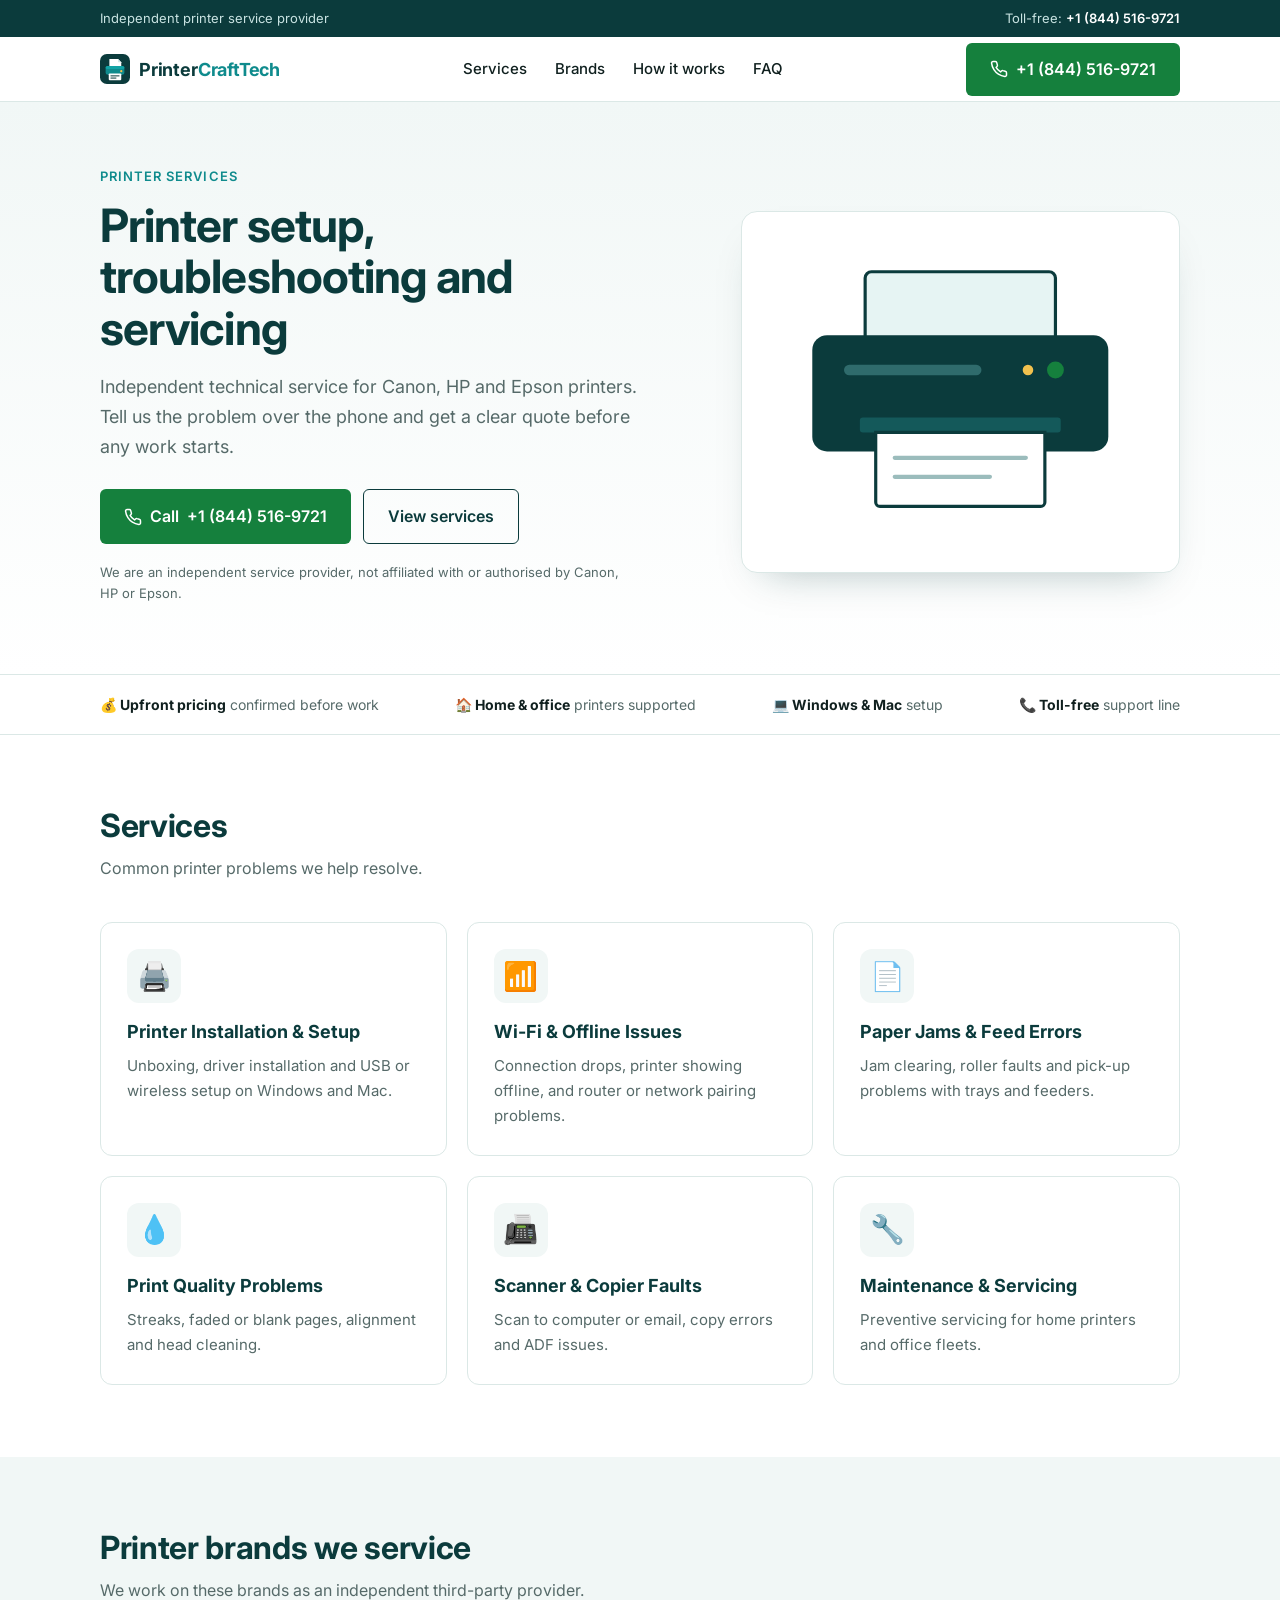
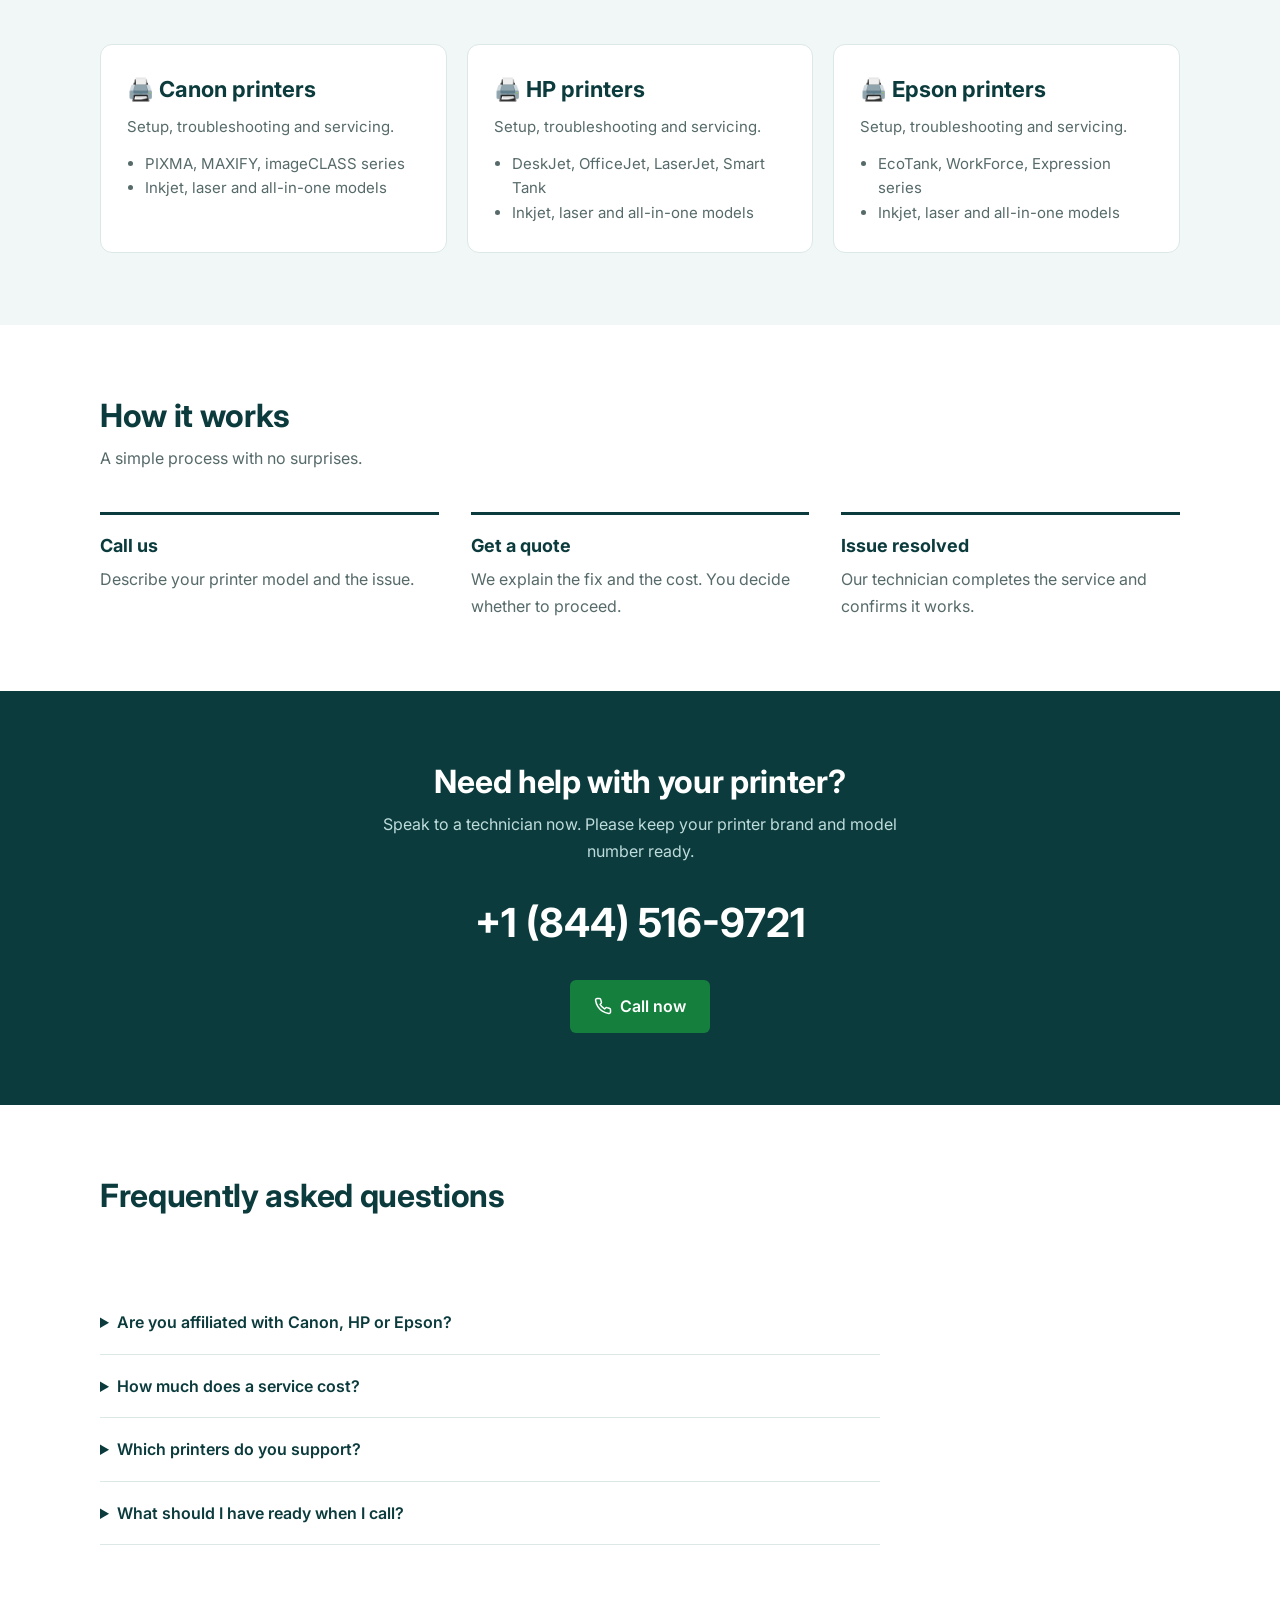
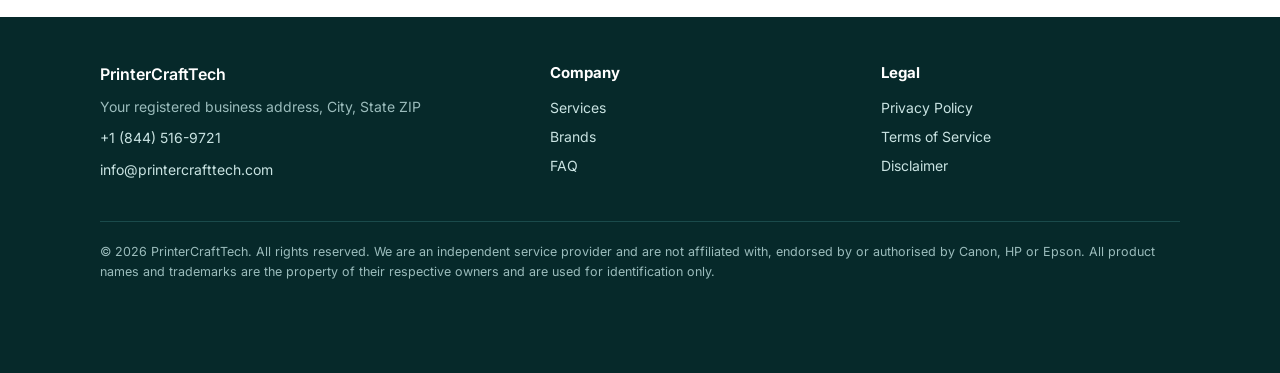
<file: index.html>
<!DOCTYPE html><html lang="en"><head><meta charset="utf-8"><meta name="viewport" content="width=device-width, initial-scale=1, viewport-fit=cover"><title>Printer Setup & Repair Service for Canon, HP and Epson | Independent Provider</title><link rel="icon" type="image/svg+xml" href="/favicon.svg"><meta name="description" content="Independent printer installation, troubleshooting and servicing for Canon, HP and Epson printers. Call toll-free for a quote. Not affiliated with any manufacturer."><link rel="preconnect" href="https://fonts.googleapis.com"><link rel="preconnect" href="https://fonts.gstatic.com" crossorigin><link href="https://fonts.googleapis.com/css2?family=Inter:wght@400;500;600;700&display=swap" rel="stylesheet"><link rel="stylesheet" href="/style.css"></head><body>
<div class="top"><div class="w"><span>Independent printer service provider</span><span>Toll-free: <a data-tel href="#"><span data-phone></span></a></span></div></div>
<header><div class="w"><a class="logo" href="/"><svg viewBox="0 0 48 48" width="30" height="30" aria-hidden="true"><rect width="48" height="48" rx="11" fill="#0b3b3c"/><path d="M15 8h14l5 5v7H15z" fill="#fff"/><path d="M29 8v5h5" fill="#cfe9e8"/><rect x="9" y="19" width="30" height="14" rx="4" fill="#0f8b8d"/><rect x="9" y="19" width="30" height="5" rx="2.5" fill="#12a3a5"/><circle cx="34" cy="27.5" r="1.8" fill="#f2c14e"/><rect x="14" y="31" width="20" height="11" rx="1.5" fill="#fff"/><path d="M17.5 35h13M17.5 38.5h8" stroke="#0b3b3c" stroke-width="1.6" stroke-linecap="round"/></svg><span class="wm"><b>Printer</b>CraftTech</span></a><nav><a href="/#services">Services</a><a href="/#brands">Brands</a><a href="/#process">How it works</a><a href="/#faq">FAQ</a></nav><a class="btn" data-tel href="#"><svg viewBox="0 0 24 24" fill="none" stroke="currentColor" stroke-width="2" stroke-linecap="round" stroke-linejoin="round"><path d="M22 16.9v3a2 2 0 0 1-2.2 2 19.8 19.8 0 0 1-8.6-3.1 19.5 19.5 0 0 1-6-6A19.8 19.8 0 0 1 2.1 4.2 2 2 0 0 1 4.1 2h3a2 2 0 0 1 2 1.7c.1 1 .4 1.9.7 2.8a2 2 0 0 1-.5 2.1L8.1 9.9a16 16 0 0 0 6 6l1.3-1.3a2 2 0 0 1 2.1-.4c.9.3 1.8.6 2.8.7a2 2 0 0 1 1.7 2z"/></svg><span data-phone></span></a></div></header>
<main><section class="hero" style="padding:64px 0 56px"><div class="w"><div><div class="eyebrow">Printer Services</div><h1>Printer setup, troubleshooting and servicing</h1>
<p class="lead">Independent technical service for Canon, HP and Epson printers. Tell us the problem over the phone and get a clear quote before any work starts.</p>
<div class="acts"><a class="btn" data-tel href="#"><svg viewBox="0 0 24 24" fill="none" stroke="currentColor" stroke-width="2" stroke-linecap="round" stroke-linejoin="round"><path d="M22 16.9v3a2 2 0 0 1-2.2 2 19.8 19.8 0 0 1-8.6-3.1 19.5 19.5 0 0 1-6-6A19.8 19.8 0 0 1 2.1 4.2 2 2 0 0 1 4.1 2h3a2 2 0 0 1 2 1.7c.1 1 .4 1.9.7 2.8a2 2 0 0 1-.5 2.1L8.1 9.9a16 16 0 0 0 6 6l1.3-1.3a2 2 0 0 1 2.1-.4c.9.3 1.8.6 2.8.7a2 2 0 0 1 1.7 2z"/></svg>Call <span data-phone></span></a><a class="btn sec" href="#services">View services</a></div>
<p class="fine">We are an independent service provider, not affiliated with or authorised by Canon, HP or Epson.</p></div><div class="art"><svg viewBox="0 0 360 280" width="100%" role="img" aria-label="Printer illustration"><rect x="90" y="30" width="180" height="70" rx="6" fill="#e6f4f3" stroke="#0b3b3c" stroke-width="3"/><rect x="40" y="90" width="280" height="110" rx="14" fill="#0b3b3c"/><rect x="70" y="118" width="130" height="10" rx="5" fill="#2f6b6c"/><circle cx="270" cy="123" r="8" fill="#15803d"/><circle cx="244" cy="123" r="5" fill="#f2c14e"/><rect x="85" y="168" width="190" height="14" rx="3" fill="#14595a"/><path d="M100 182h160v66a4 4 0 0 1-4 4H104a4 4 0 0 1-4-4z" fill="#fff" stroke="#0b3b3c" stroke-width="3"/><path d="M118 206h124M118 224h90" stroke="#9bbcbc" stroke-width="4" stroke-linecap="round"/></svg></div></div></section>
<div class="strip"><div class="w"><span><b>💰 Upfront pricing</b> confirmed before work</span><span><b>🏠 Home &amp; office</b> printers supported</span><span><b>💻 Windows &amp; Mac</b> setup</span><span><b>📞 Toll-free</b> support line</span></div></div>
<section id="services"><div class="w"><h2>Services</h2><p class="sub">Common printer problems we help resolve.</p><div class="grid"><div class="card"><div class="ico">🖨️</div><h3>Printer Installation & Setup</h3><p>Unboxing, driver installation and USB or wireless setup on Windows and Mac.</p></div><div class="card"><div class="ico">📶</div><h3>Wi-Fi & Offline Issues</h3><p>Connection drops, printer showing offline, and router or network pairing problems.</p></div><div class="card"><div class="ico">📄</div><h3>Paper Jams & Feed Errors</h3><p>Jam clearing, roller faults and pick-up problems with trays and feeders.</p></div><div class="card"><div class="ico">💧</div><h3>Print Quality Problems</h3><p>Streaks, faded or blank pages, alignment and head cleaning.</p></div><div class="card"><div class="ico">📠</div><h3>Scanner & Copier Faults</h3><p>Scan to computer or email, copy errors and ADF issues.</p></div><div class="card"><div class="ico">🔧</div><h3>Maintenance & Servicing</h3><p>Preventive servicing for home printers and office fleets.</p></div></div></div></section>
<section id="brands" class="alt"><div class="w"><h2>Printer brands we service</h2><p class="sub">We work on these brands as an independent third-party provider.</p><div class="grid"><div class="card brand"><h3>🖨️ Canon printers</h3><p>Setup, troubleshooting and servicing.</p><ul><li>PIXMA, MAXIFY, imageCLASS series</li><li>Inkjet, laser and all-in-one models</li></ul></div><div class="card brand"><h3>🖨️ HP printers</h3><p>Setup, troubleshooting and servicing.</p><ul><li>DeskJet, OfficeJet, LaserJet, Smart Tank</li><li>Inkjet, laser and all-in-one models</li></ul></div><div class="card brand"><h3>🖨️ Epson printers</h3><p>Setup, troubleshooting and servicing.</p><ul><li>EcoTank, WorkForce, Expression series</li><li>Inkjet, laser and all-in-one models</li></ul></div></div></div></section>
<section id="process"><div class="w"><h2>How it works</h2><p class="sub">A simple process with no surprises.</p><div class="steps"><div class="step"><h3>Call us</h3><p>Describe your printer model and the issue.</p></div><div class="step"><h3>Get a quote</h3><p>We explain the fix and the cost. You decide whether to proceed.</p></div><div class="step"><h3>Issue resolved</h3><p>Our technician completes the service and confirms it works.</p></div></div></div></section>
<section class="cta"><div class="w"><h2>Need help with your printer?</h2><p>Speak to a technician now. Please keep your printer brand and model number ready.</p><a class="num" data-tel href="#"><span data-phone></span></a><a class="btn" data-tel href="#"><svg viewBox="0 0 24 24" fill="none" stroke="currentColor" stroke-width="2" stroke-linecap="round" stroke-linejoin="round"><path d="M22 16.9v3a2 2 0 0 1-2.2 2 19.8 19.8 0 0 1-8.6-3.1 19.5 19.5 0 0 1-6-6A19.8 19.8 0 0 1 2.1 4.2 2 2 0 0 1 4.1 2h3a2 2 0 0 1 2 1.7c.1 1 .4 1.9.7 2.8a2 2 0 0 1-.5 2.1L8.1 9.9a16 16 0 0 0 6 6l1.3-1.3a2 2 0 0 1 2.1-.4c.9.3 1.8.6 2.8.7a2 2 0 0 1 1.7 2z"/></svg>Call now</a></div></section>
<section id="faq"><div class="w"><h2>Frequently asked questions</h2><p class="sub">&nbsp;</p><details><summary>Are you affiliated with Canon, HP or Epson?</summary><p>No. We are an independent service provider and are not affiliated with or authorised by any printer manufacturer. For warranty claims, please contact the manufacturer directly.</p></details><details><summary>How much does a service cost?</summary><p>Pricing depends on the issue and service type. We confirm the charge with you before any work begins.</p></details><details><summary>Which printers do you support?</summary><p>We service Canon, HP and Epson inkjet, laser and all-in-one printers for home and office use.</p></details><details><summary>What should I have ready when I call?</summary><p>Your printer brand and model number, the computer type (Windows or Mac) and a short description of the problem.</p></details></div></section></main><footer><div class="w"><div><p style="color:#fff;font-weight:600;font-size:16px" data-biz></p><p data-addr></p><p><a data-tel href="#" style="display:inline"><span data-phone></span></a></p><p><a data-mail href="#" style="display:inline"><span data-email></span></a></p></div>
<div><h4>Company</h4><a href="/#services">Services</a><a href="/#brands">Brands</a><a href="/#faq">FAQ</a></div><div><h4>Legal</h4><a href="/privacy">Privacy Policy</a><a href="/terms">Terms of Service</a><a href="/disclaimer">Disclaimer</a></div>
<div class="legalbar">&copy; <span class="yr"></span> <span data-biz></span>. All rights reserved. We are an independent service provider and are not affiliated with, endorsed by or authorised by Canon, HP or Epson. All product names and trademarks are the property of their respective owners and are used for identification only.</div></div></footer>
<a class="mbar" data-tel href="#"><svg viewBox="0 0 24 24" fill="none" stroke="currentColor" stroke-width="2" stroke-linecap="round" stroke-linejoin="round"><path d="M22 16.9v3a2 2 0 0 1-2.2 2 19.8 19.8 0 0 1-8.6-3.1 19.5 19.5 0 0 1-6-6A19.8 19.8 0 0 1 2.1 4.2 2 2 0 0 1 4.1 2h3a2 2 0 0 1 2 1.7c.1 1 .4 1.9.7 2.8a2 2 0 0 1-.5 2.1L8.1 9.9a16 16 0 0 0 6 6l1.3-1.3a2 2 0 0 1 2.1-.4c.9.3 1.8.6 2.8.7a2 2 0 0 1 1.7 2z"/></svg>Call <span data-phone></span></a><script src="/site.js"></script></body></html>
</file>
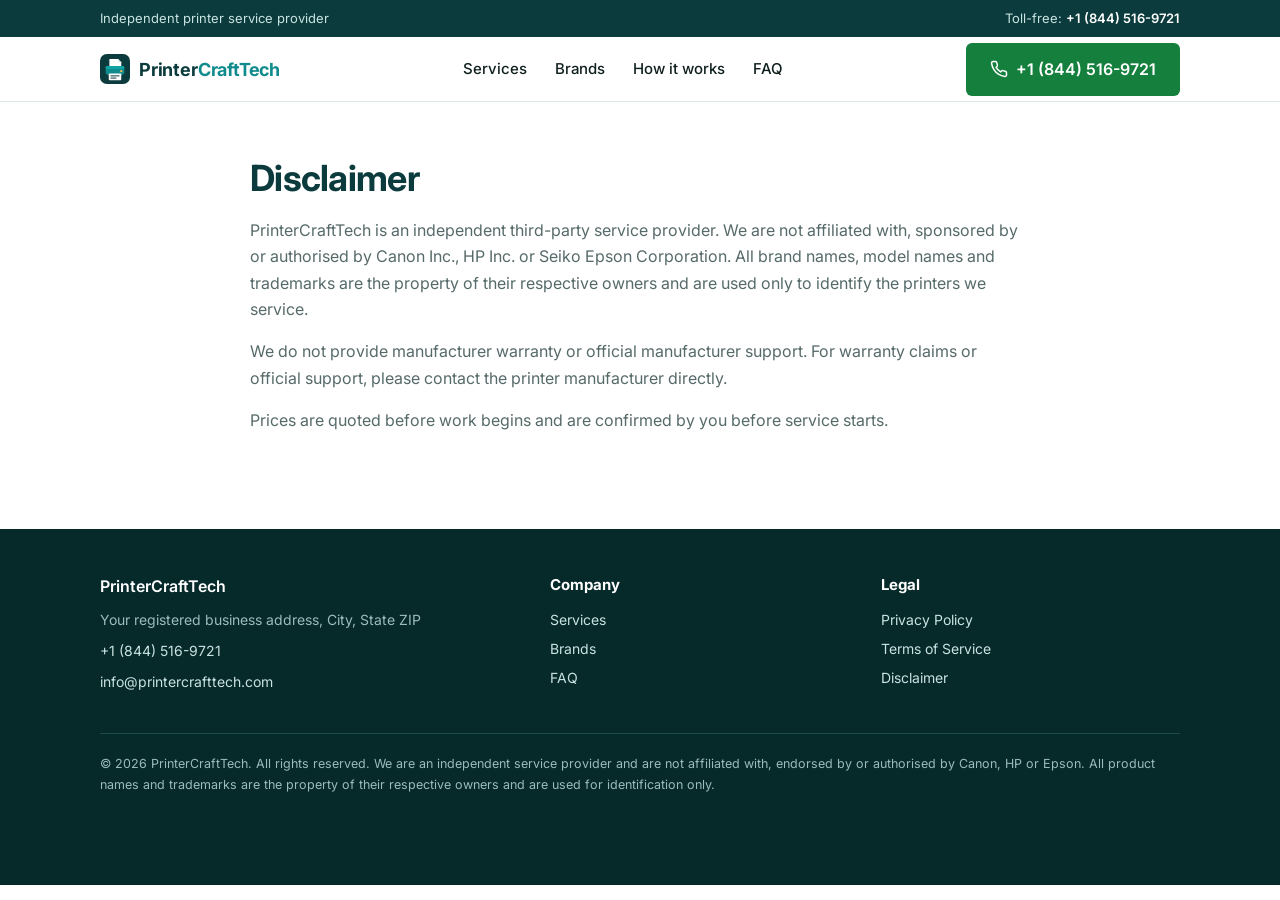
<file: disclaimer.html>
<!DOCTYPE html><html lang="en"><head><meta charset="utf-8"><meta name="viewport" content="width=device-width, initial-scale=1, viewport-fit=cover"><title>Disclaimer | Printer Services</title><link rel="icon" type="image/svg+xml" href="/favicon.svg"><link rel="preconnect" href="https://fonts.googleapis.com"><link rel="preconnect" href="https://fonts.gstatic.com" crossorigin><link href="https://fonts.googleapis.com/css2?family=Inter:wght@400;500;600;700&display=swap" rel="stylesheet"><link rel="stylesheet" href="/style.css"></head><body>
<div class="top"><div class="w"><span>Independent printer service provider</span><span>Toll-free: <a data-tel href="#"><span data-phone></span></a></span></div></div>
<header><div class="w"><a class="logo" href="/"><svg viewBox="0 0 48 48" width="30" height="30" aria-hidden="true"><rect width="48" height="48" rx="11" fill="#0b3b3c"/><path d="M15 8h14l5 5v7H15z" fill="#fff"/><path d="M29 8v5h5" fill="#cfe9e8"/><rect x="9" y="19" width="30" height="14" rx="4" fill="#0f8b8d"/><rect x="9" y="19" width="30" height="5" rx="2.5" fill="#12a3a5"/><circle cx="34" cy="27.5" r="1.8" fill="#f2c14e"/><rect x="14" y="31" width="20" height="11" rx="1.5" fill="#fff"/><path d="M17.5 35h13M17.5 38.5h8" stroke="#0b3b3c" stroke-width="1.6" stroke-linecap="round"/></svg><span class="wm"><b>Printer</b>CraftTech</span></a><nav><a href="/#services">Services</a><a href="/#brands">Brands</a><a href="/#process">How it works</a><a href="/#faq">FAQ</a></nav><a class="btn" data-tel href="#"><svg viewBox="0 0 24 24" fill="none" stroke="currentColor" stroke-width="2" stroke-linecap="round" stroke-linejoin="round"><path d="M22 16.9v3a2 2 0 0 1-2.2 2 19.8 19.8 0 0 1-8.6-3.1 19.5 19.5 0 0 1-6-6A19.8 19.8 0 0 1 2.1 4.2 2 2 0 0 1 4.1 2h3a2 2 0 0 1 2 1.7c.1 1 .4 1.9.7 2.8a2 2 0 0 1-.5 2.1L8.1 9.9a16 16 0 0 0 6 6l1.3-1.3a2 2 0 0 1 2.1-.4c.9.3 1.8.6 2.8.7a2 2 0 0 1 1.7 2z"/></svg><span data-phone></span></a></div></header><main class="w page"><h1>Disclaimer</h1><p><span data-biz></span> is an independent third-party service provider. We are not affiliated with, sponsored by or authorised by Canon Inc., HP Inc. or Seiko Epson Corporation. All brand names, model names and trademarks are the property of their respective owners and are used only to identify the printers we service.</p><p>We do not provide manufacturer warranty or official manufacturer support. For warranty claims or official support, please contact the printer manufacturer directly.</p><p>Prices are quoted before work begins and are confirmed by you before service starts.</p></main><footer><div class="w"><div><p style="color:#fff;font-weight:600;font-size:16px" data-biz></p><p data-addr></p><p><a data-tel href="#" style="display:inline"><span data-phone></span></a></p><p><a data-mail href="#" style="display:inline"><span data-email></span></a></p></div>
<div><h4>Company</h4><a href="/#services">Services</a><a href="/#brands">Brands</a><a href="/#faq">FAQ</a></div><div><h4>Legal</h4><a href="/privacy">Privacy Policy</a><a href="/terms">Terms of Service</a><a href="/disclaimer">Disclaimer</a></div>
<div class="legalbar">&copy; <span class="yr"></span> <span data-biz></span>. All rights reserved. We are an independent service provider and are not affiliated with, endorsed by or authorised by Canon, HP or Epson. All product names and trademarks are the property of their respective owners and are used for identification only.</div></div></footer>
<a class="mbar" data-tel href="#"><svg viewBox="0 0 24 24" fill="none" stroke="currentColor" stroke-width="2" stroke-linecap="round" stroke-linejoin="round"><path d="M22 16.9v3a2 2 0 0 1-2.2 2 19.8 19.8 0 0 1-8.6-3.1 19.5 19.5 0 0 1-6-6A19.8 19.8 0 0 1 2.1 4.2 2 2 0 0 1 4.1 2h3a2 2 0 0 1 2 1.7c.1 1 .4 1.9.7 2.8a2 2 0 0 1-.5 2.1L8.1 9.9a16 16 0 0 0 6 6l1.3-1.3a2 2 0 0 1 2.1-.4c.9.3 1.8.6 2.8.7a2 2 0 0 1 1.7 2z"/></svg>Call <span data-phone></span></a><script src="/site.js"></script></body></html>
</file>
<file: style.css>
*{box-sizing:border-box}html{scroll-behavior:smooth;scroll-padding-top:90px}
:root{--ink:#10201f;--mut:#566a69;--bg:#fff;--soft:#f1f7f6;--line:#dbe8e6;--navy:#0b3b3c;--blue:#0f8b8d;--cta:#15803d}
body{margin:0;color:var(--ink);background:var(--bg);font:16px/1.65 Inter,"Segoe UI",system-ui,-apple-system,Arial,sans-serif;-webkit-font-smoothing:antialiased}
a{color:var(--blue)}.w{max-width:1120px;margin:0 auto;padding:0 20px}
.top{background:var(--navy);color:#c9e3e2;font-size:13px}.top .w{display:flex;justify-content:space-between;gap:12px;padding-top:8px;padding-bottom:8px}
.top a{color:#fff;font-weight:600;text-decoration:none}
header{position:sticky;top:0;z-index:20;background:#fff;border-bottom:1px solid var(--line)}
header .w{display:flex;align-items:center;justify-content:space-between;height:72px}
.logo{display:flex;align-items:center;gap:10px;font-weight:700;font-size:19px;color:var(--navy);text-decoration:none}
.logo svg{width:30px;height:30px}
nav{display:flex;gap:28px}nav a{color:var(--ink);text-decoration:none;font-size:15px;font-weight:500}nav a:hover{color:var(--blue)}
.btn{display:inline-flex;align-items:center;gap:8px;background:var(--cta);color:#fff;padding:13px 24px;border-radius:6px;font-weight:600;text-decoration:none;font-size:16px}
.btn:hover{background:#116b32}.btn.sec{background:transparent;color:var(--navy);border:1.5px solid var(--navy)}.btn.sec:hover{background:var(--soft)}
.btn svg{width:18px;height:18px}
.hero{background:linear-gradient(180deg,var(--soft),#fff);padding:64px 0 56px}
.hero .w{display:grid;grid-template-columns:1.15fr .85fr;gap:48px;align-items:center}
.eyebrow{color:var(--blue);font-weight:600;font-size:13px;letter-spacing:.08em;text-transform:uppercase;margin-bottom:12px}
h1{font-size:46px;line-height:1.12;margin:0 0 18px;color:var(--navy);letter-spacing:-.02em}
.lead{font-size:18px;color:var(--mut);max-width:560px;margin:0 0 28px}
.acts{display:flex;gap:12px;flex-wrap:wrap}
.fine{font-size:13px;color:var(--mut);margin-top:18px;max-width:520px}
.art{background:#fff;border:1px solid var(--line);border-radius:16px;padding:28px;box-shadow:0 20px 40px -24px rgba(11,59,60,.35)}
.strip{border-top:1px solid var(--line);border-bottom:1px solid var(--line);background:#fff}
.strip .w{display:flex;gap:30px;justify-content:space-between;flex-wrap:wrap;padding-top:18px;padding-bottom:18px;font-size:14px;color:var(--mut)}
.strip b{color:var(--ink)}
section{padding:72px 0}section.alt{background:var(--soft)}
h2{font-size:32px;line-height:1.2;margin:0 0 10px;color:var(--navy);letter-spacing:-.01em}
.sub{color:var(--mut);max-width:620px;margin:0 0 40px}
.grid{display:grid;grid-template-columns:repeat(3,1fr);gap:20px}
.card{background:#fff;border:1px solid var(--line);border-radius:12px;padding:26px}
.card svg{width:34px;height:34px;color:var(--blue);margin-bottom:14px}
.card h3{font-size:18px;margin:0 0 8px;color:var(--navy)}.card p{margin:0;color:var(--mut);font-size:15px}
.brand h3{font-size:22px}.brand ul{margin:12px 0 0;padding-left:18px;color:var(--mut);font-size:15px}
.steps{display:grid;grid-template-columns:repeat(3,1fr);gap:32px;counter-reset:s}
.step{border-top:3px solid var(--navy);padding-top:16px}.step h3{margin:0 0 6px;font-size:18px;color:var(--navy)}.step p{margin:0;color:var(--mut)}
.cta{background:var(--navy);color:#fff;text-align:center}.cta h2{color:#fff}.cta p{color:#bfdcdc;margin:0 auto 26px;max-width:560px}
.cta .num{display:block;font-size:40px;font-weight:700;margin:6px 0 24px;color:#fff;text-decoration:none}
details{border-bottom:1px solid var(--line);padding:18px 0;max-width:780px}summary{cursor:pointer;font-weight:600;color:var(--navy)}
details p{margin:10px 0 0;color:var(--mut)}
footer{background:#06292a;color:#9bbcbc;font-size:14px;padding:44px 0 90px}
footer .w{display:grid;grid-template-columns:1.4fr 1fr 1fr;gap:32px}footer h4{color:#fff;margin:0 0 10px;font-size:15px}
footer a{color:#c9e3e2;display:block;text-decoration:none;margin-bottom:6px}footer p{margin:0 0 8px}
.legalbar{grid-column:1/-1;border-top:1px solid #1a4a4b;padding-top:20px;font-size:12.5px}
.mbar{display:none}
.page{padding:56px 20px 80px;max-width:820px}.page h1{font-size:36px}.page h3{margin:26px 0 6px;color:var(--navy)}.page p{color:var(--mut)}
@media(max-width:860px){nav{display:none}.hero .w,.grid,.steps,footer .w{grid-template-columns:1fr}h1{font-size:34px}.art{display:none}.top .w{flex-direction:column;gap:2px;text-align:center}
.mbar{display:flex;position:fixed;left:0;right:0;bottom:0;z-index:30;background:var(--cta);color:#fff;justify-content:center;align-items:center;gap:10px;padding:16px 12px calc(16px + env(safe-area-inset-bottom,0px));font-weight:700;font-size:18px;text-decoration:none}
header .btn{padding:10px 16px;font-size:14px}}
.ico{width:54px;height:54px;border-radius:12px;background:var(--soft);display:flex;align-items:center;justify-content:center;font-size:28px;margin-bottom:14px}.wm{font-size:21px;letter-spacing:-.01em;color:var(--blue)}.wm b{color:var(--navy);font-weight:700}.logo{gap:11px}.logo svg{width:42px;height:42px}

.logo svg{width:30px!important;height:30px!important;flex:none}.wm{font-size:18px!important}.logo{gap:9px!important}header .w{height:64px}
</file>
